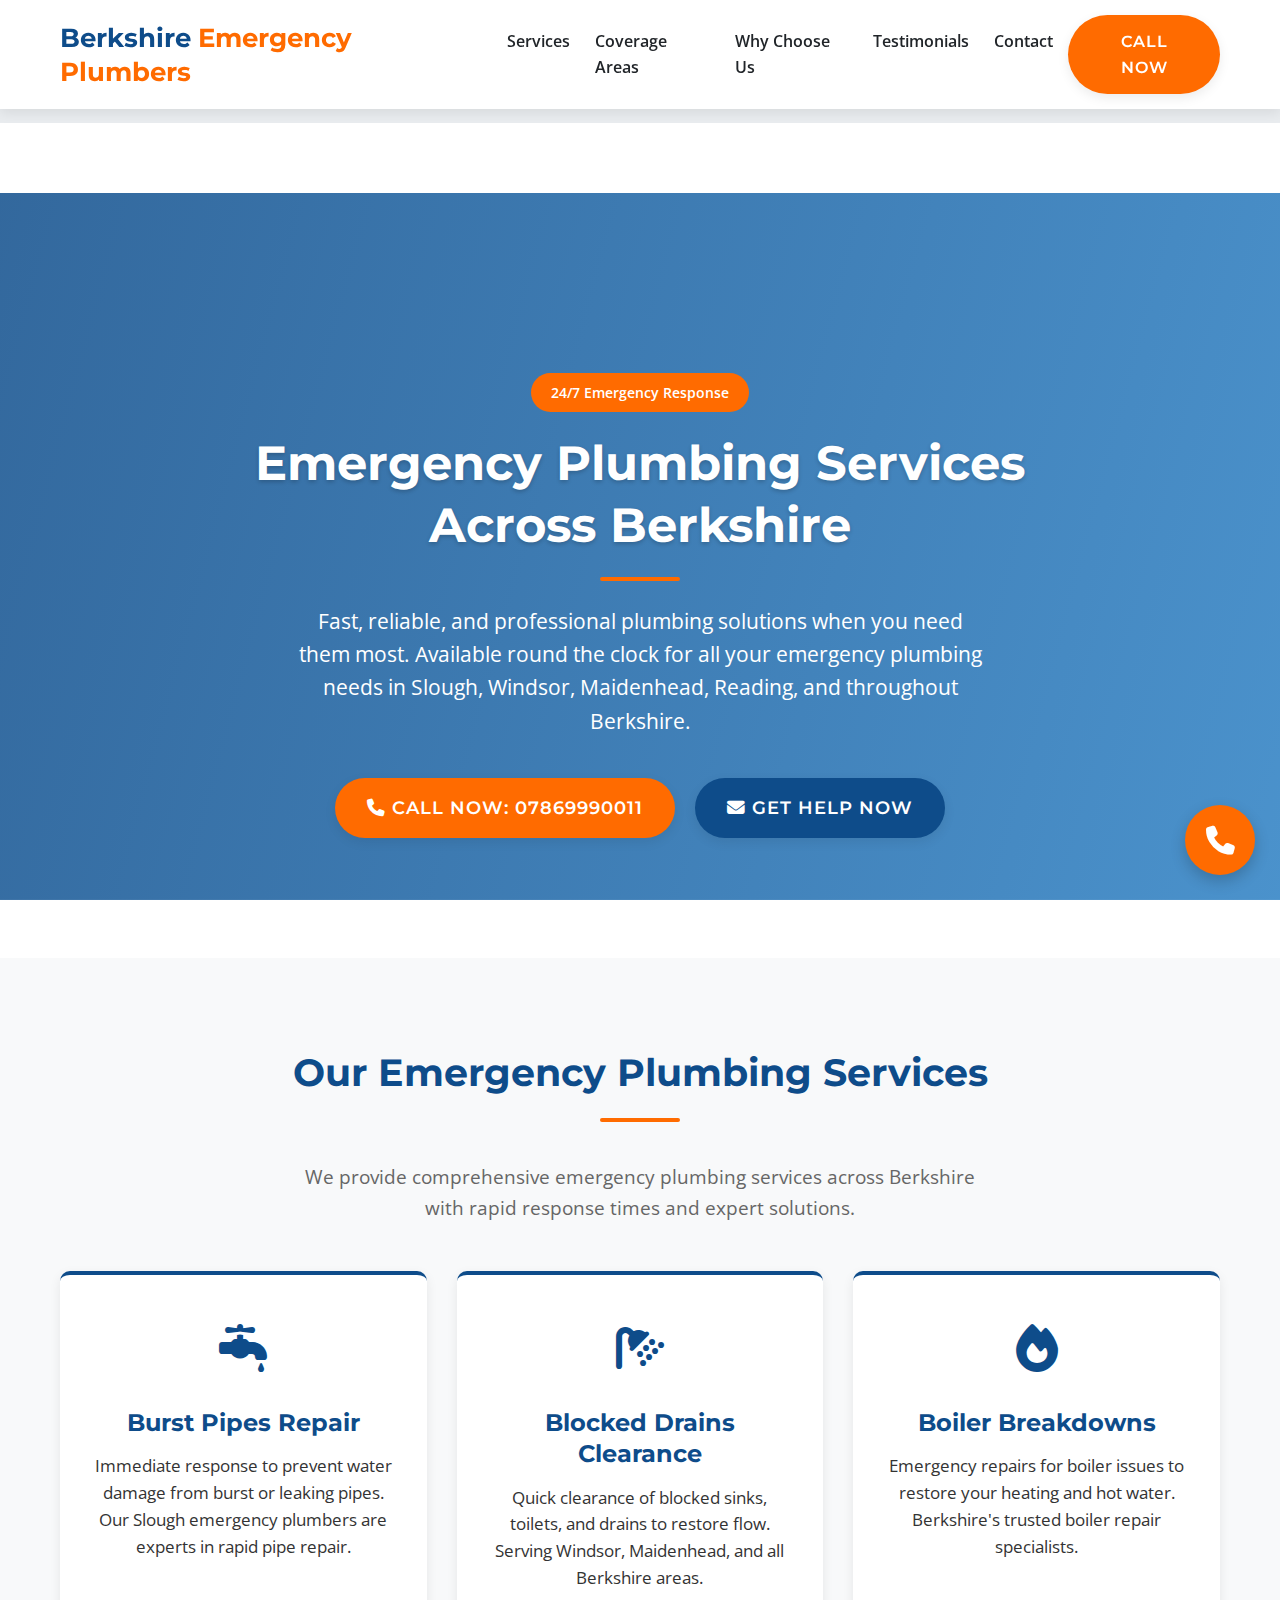
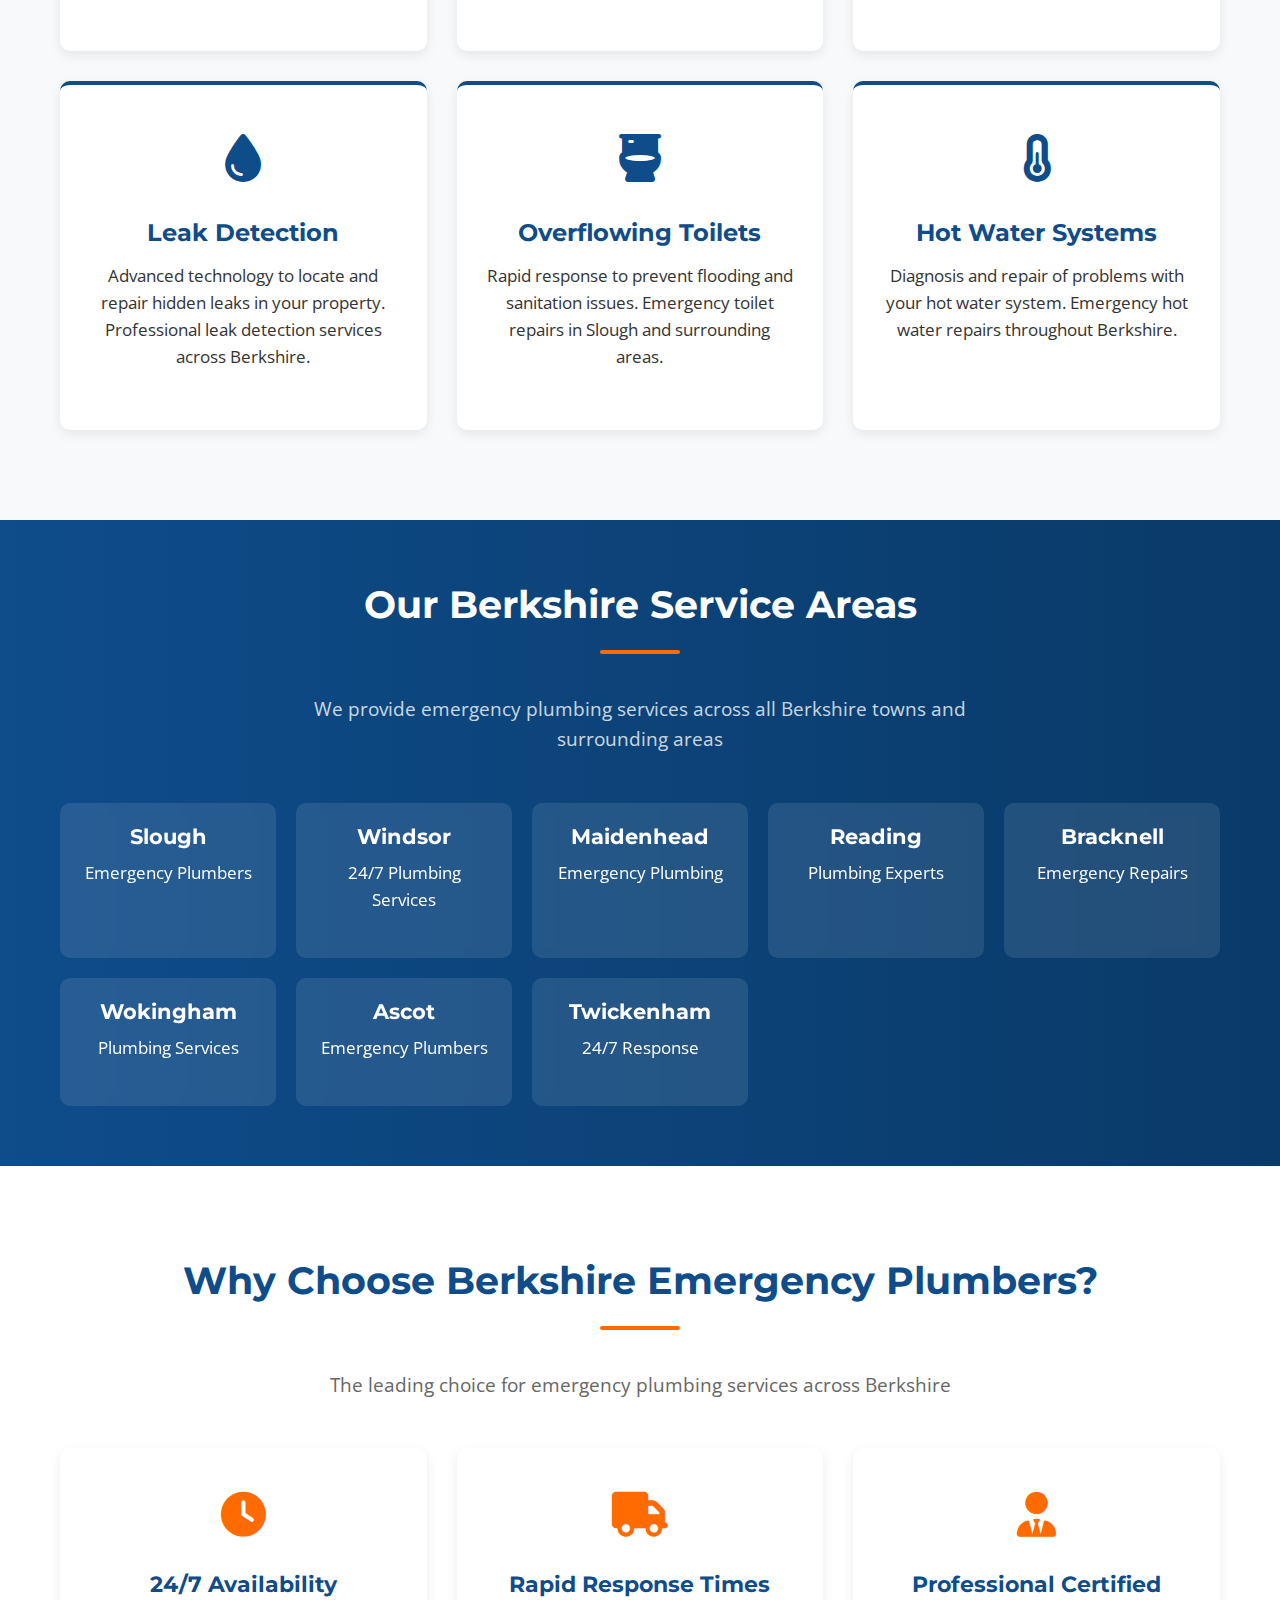
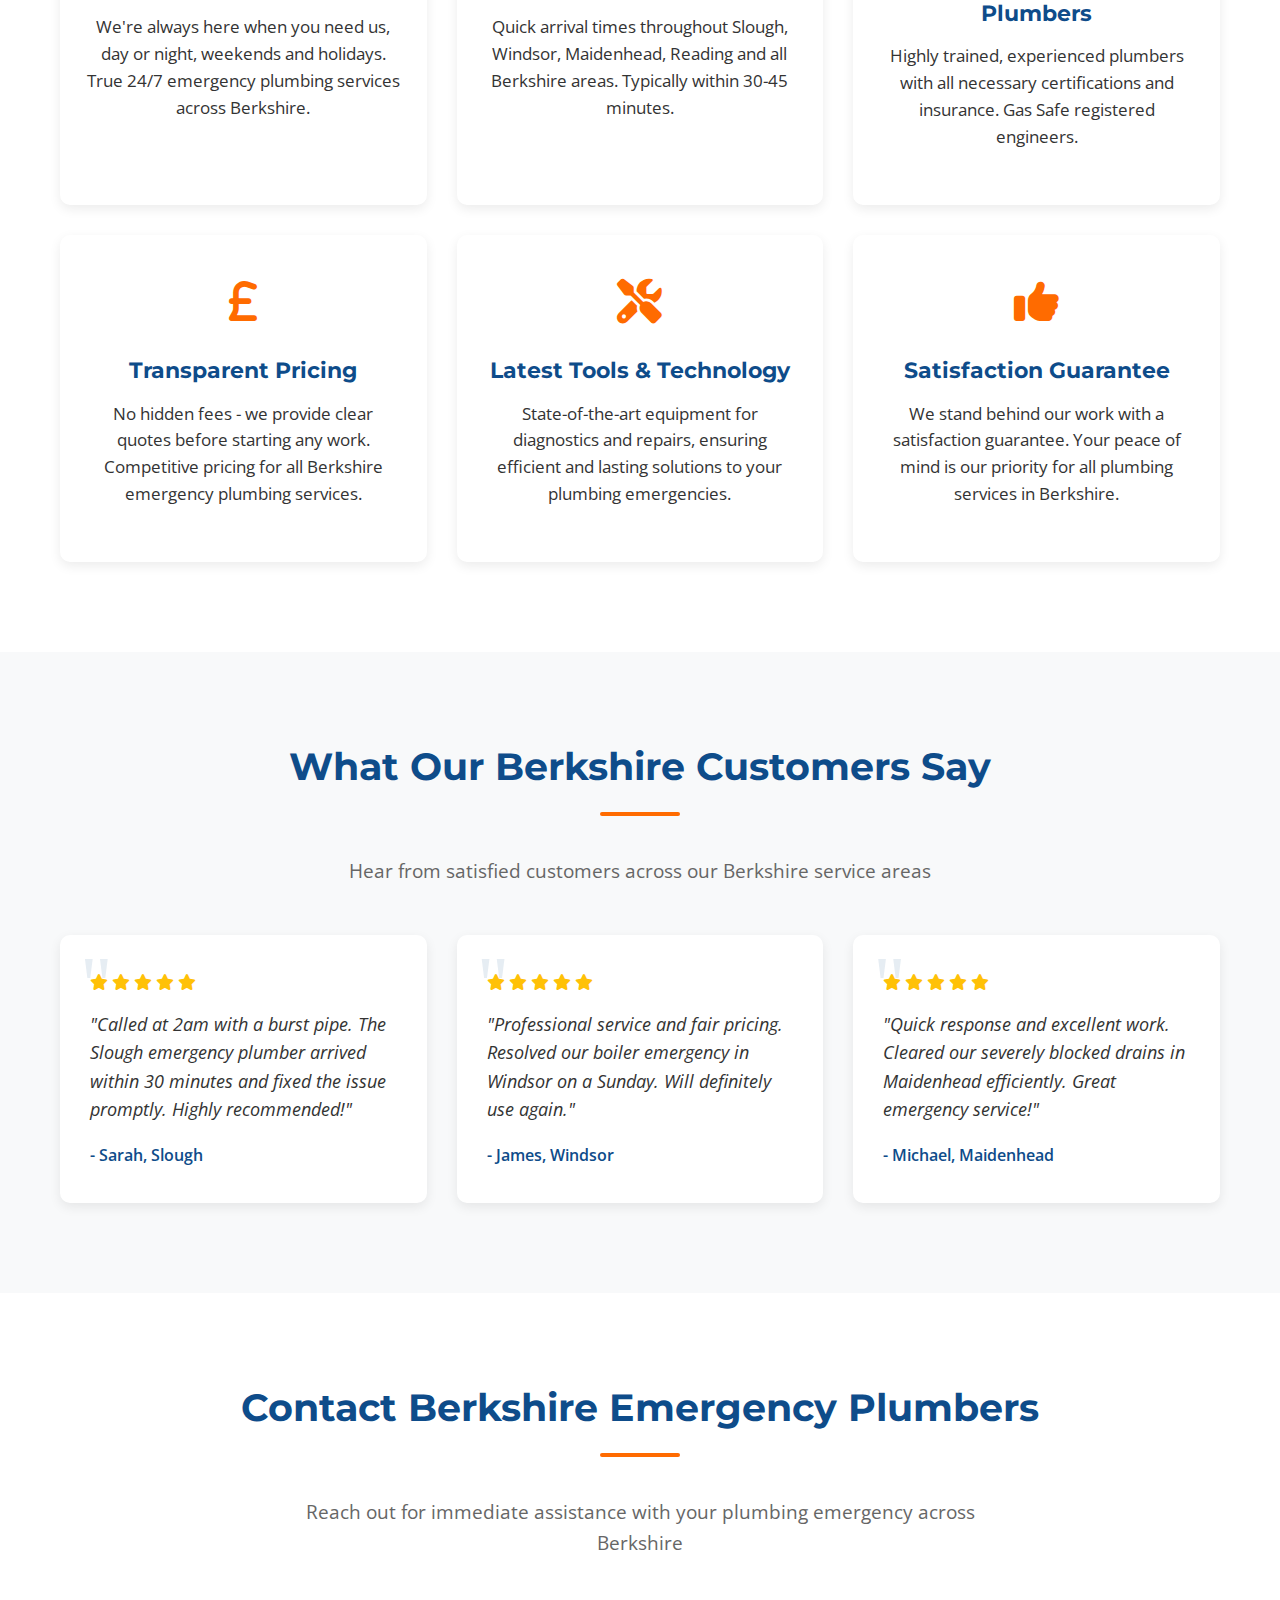
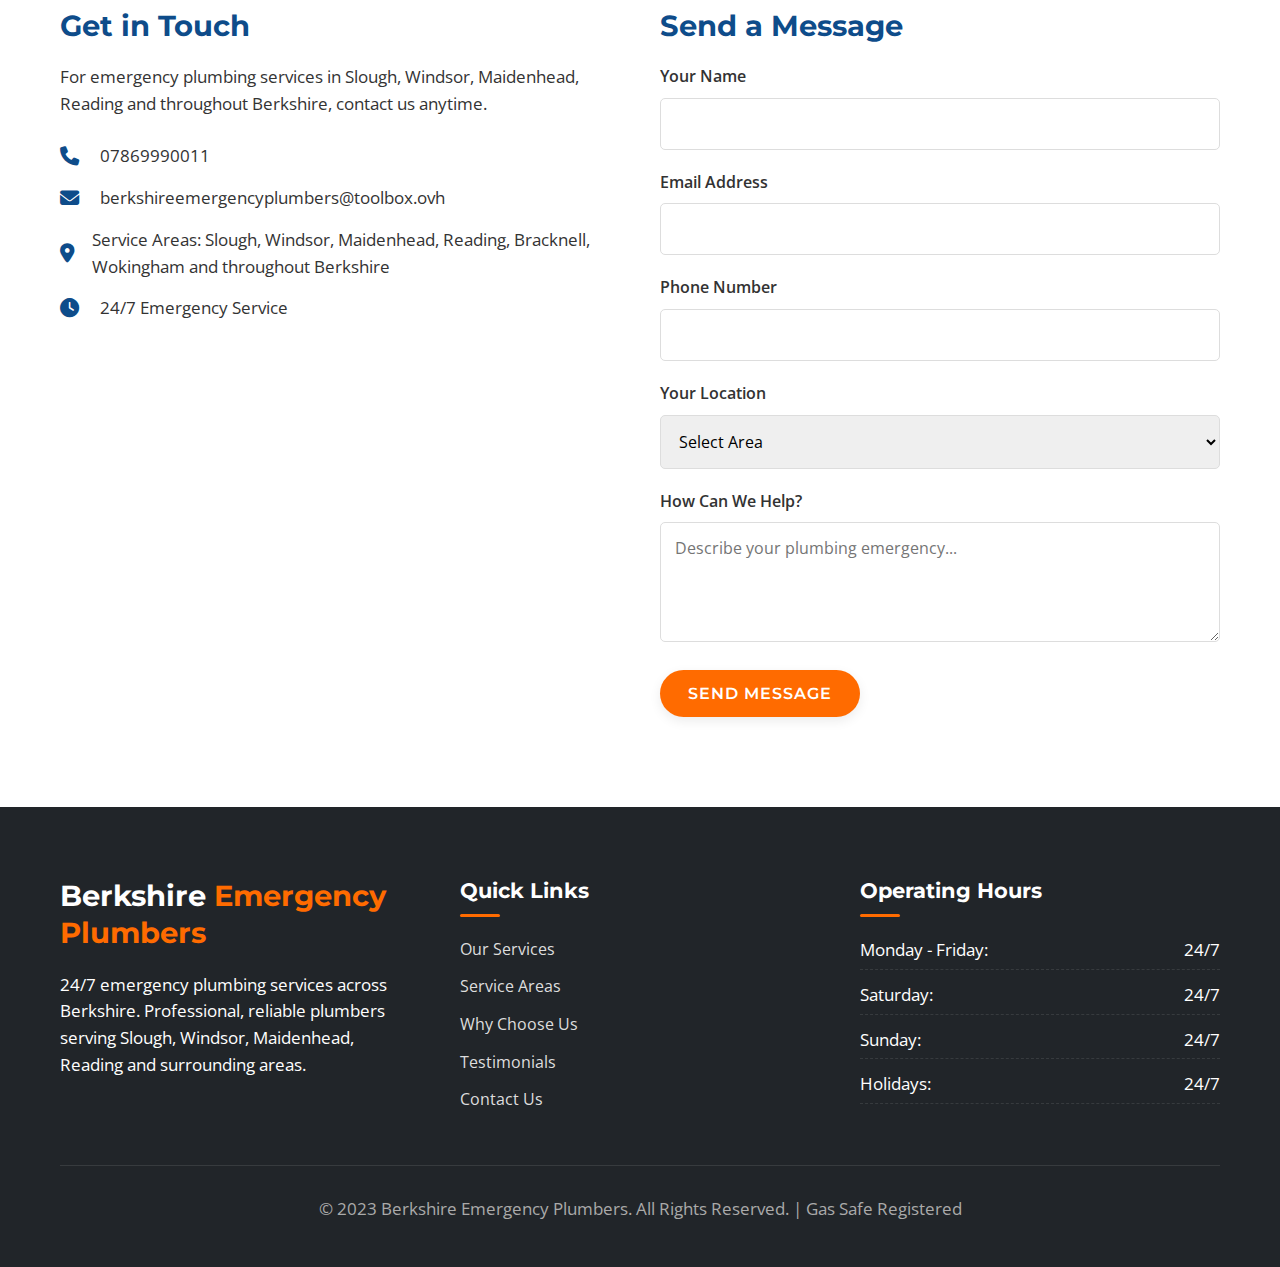
<file: index.html>
<!DOCTYPE html>
<html lang="en">
<head>
    <meta charset="UTF-8">
    <meta name="google-site-verification" content="KrBlmO7YJcQkADRI80RuRJ8UZ7lO55WZVKGJhrPsGG8" />
    <meta name="viewport" content="width=device-width, initial-scale=1.0">
    <meta name="description" content="24/7 Emergency Plumbing Services across Berkshire. Fast response Slough plumbers, professional Windsor plumbing services, Maidenhead emergency plumbers. Call now for immediate assistance with burst pipes, blocked drains, boiler repairs.">
    <meta name="keywords" content="emergency plumber Slough, Berkshire plumbers, 24/7 plumbing Windsor, blocked drains Maidenhead, burst pipes Reading, boiler repair Bracknell, plumbing emergency Berkshire, water leak repair, Slough emergency plumber, Berkshire plumbing services">
    <title>Emergency Plumbers Slough & Berkshire | 24/7 Plumbing Services</title>
    <link rel="stylesheet" href="https://cdnjs.cloudflare.com/ajax/libs/font-awesome/6.4.0/css/all.min.css">
    <link rel="preconnect" href="https://fonts.googleapis.com">
    <link rel="preconnect" href="https://fonts.gstatic.com" crossorigin>
    <link href="https://fonts.googleapis.com/css2?family=Montserrat:wght@400;600;700;800&family=Open+Sans:wght@400;600&display=swap" rel="stylesheet">
    <style>
        /* Base Styles */
        :root {
            --primary: #0e4c8a;
            --primary-dark: #0a3a68;
            --secondary: #2b7fc3;
            --accent: #ff6b00;
            --accent-dark: #e55f00;
            --light: #f8f9fa;
            --light-gray: #e9ecef;
            --dark: #212529;
            --text: #333333;
            --shadow: 0 4px 12px rgba(0, 0, 0, 0.08);
            --shadow-hover: 0 8px 24px rgba(0, 0, 0, 0.12);
            --transition: all 0.3s ease;
            --border-radius: 10px;
        }
        
        * {
            margin: 0;
            padding: 0;
            box-sizing: border-box;
        }
        
        body {
            font-family: 'Open Sans', sans-serif;
            line-height: 1.6;
            color: var(--text);
            background-color: #fff;
            overflow-x: hidden;
        }
        
        h1, h2, h3, h4, h5, h6 {
            font-family: 'Montserrat', sans-serif;
            font-weight: 700;
            line-height: 1.3;
            margin-bottom: 1rem;
            color: var(--primary);
        }
        
        .container {
            width: 100%;
            max-width: 1200px;
            margin: 0 auto;
            padding: 0 20px;
        }
        
        .section-padding {
            padding: 90px 0;
        }
        
        .text-center {
            text-align: center;
        }
        
        /* Typography */
        h1 {
            font-size: 2.8rem;
        }
        
        h2 {
            font-size: 2.4rem;
            text-align: center;
            margin-bottom: 2.5rem;
            position: relative;
        }
        
        h2:after {
            content: '';
            display: block;
            width: 80px;
            height: 4px;
            background: var(--accent);
            margin: 20px auto 0;
            border-radius: 2px;
        }
        
        .section-subtitle {
            text-align: center;
            font-size: 1.2rem;
            max-width: 700px;
            margin: 0 auto 3rem;
            color: #666;
        }
        
        p {
            margin-bottom: 1.5rem;
            font-size: 1.05rem;
        }
        
        a {
            color: var(--secondary);
            text-decoration: none;
            transition: var(--transition);
        }
        
        a:hover {
            color: var(--primary);
        }
        
        /* Buttons */
        .btn {
            display: inline-block;
            padding: 14px 28px;
            border-radius: 50px;
            text-transform: uppercase;
            font-weight: 600;
            font-size: 1rem;
            letter-spacing: 1px;
            cursor: pointer;
            transition: var(--transition);
            text-align: center;
            border: none;
            box-shadow: var(--shadow);
            font-family: 'Montserrat', sans-serif;
        }
        
        .btn-primary {
            background-color: var(--accent);
            color: white;
        }
        
        .btn-primary:hover {
            background-color: var(--accent-dark);
            transform: translateY(-3px);
            box-shadow: var(--shadow-hover);
            color: white;
        }
        
        .btn-secondary {
            background-color: var(--primary);
            color: white;
        }
        
        .btn-secondary:hover {
            background-color: var(--primary-dark);
            transform: translateY(-3px);
            box-shadow: var(--shadow-hover);
            color: white;
        }
        
        .btn-large {
            padding: 16px 32px;
            font-size: 1.1rem;
        }
        
        /* Header */
        header {
            background-color: white;
            box-shadow: var(--shadow);
            position: fixed;
            width: 100%;
            top: 0;
            z-index: 1000;
            transition: transform 0.4s ease, background-color 0.3s ease;
            transform: translateY(0);
        }
        
        header.hide-header {
            transform: translateY(-100%);
        }
        
        .header-container {
            display: flex;
            justify-content: space-between;
            align-items: center;
            padding: 15px 20px;
        }
        
        .logo {
            display: flex;
            align-items: center;
        }
        
        .logo h1 {
            font-size: 1.6rem;
            margin: 0;
            color: var(--primary);
        }
        
        .logo span {
            color: var(--accent);
        }
        
        .nav-menu {
            display: flex;
            list-style: none;
        }
        
        .nav-menu li {
            margin-left: 25px;
        }
        
        .nav-menu a {
            color: var(--dark);
            font-weight: 600;
            position: relative;
        }
        
        .nav-menu a:after {
            content: '';
            position: absolute;
            width: 0;
            height: 2px;
            bottom: -5px;
            left: 0;
            background-color: var(--accent);
            transition: var(--transition);
        }
        
        .nav-menu a:hover:after {
            width: 100%;
        }
        
        .header-contact {
            display: flex;
            align-items: center;
        }
        
        .header-contact a {
            margin-left: 15px;
        }
        
        .hamburger {
            display: none;
            cursor: pointer;
            font-size: 1.5rem;
            color: var(--primary);
        }
        
        /* Hero Section */
        .hero {
            background: linear-gradient(105deg, rgba(14, 76, 138, 0.85) 0%, rgba(43, 127, 195, 0.85) 100%), url('https://images.unsplash.com/photo-1607472586893-edb57bdc0e39?ixlib=rb-4.0.3&auto=format&fit=crop&w=1600&q=80');
            background-size: cover;
            background-position: center;
            background-attachment: fixed;
            color: white;
            padding: 180px 0 120px;
            text-align: center;
            margin-top: 70px;
            position: relative;
        }
        
        .hero-content {
            max-width: 900px;
            margin: 0 auto;
            position: relative;
            z-index: 2;
        }
        
        .hero h2 {
            font-size: 3rem;
            margin-bottom: 1.5rem;
            color: white;
            text-shadow: 0 2px 4px rgba(0,0,0,0.2);
        }
        
        .hero h2:after {
            background: var(--accent);
            margin: 20px auto;
        }
        
        .hero p {
            font-size: 1.3rem;
            margin-bottom: 2.5rem;
            max-width: 700px;
            margin-left: auto;
            margin-right: auto;
        }
        
        .hero-buttons {
            display: flex;
            justify-content: center;
            gap: 20px;
            flex-wrap: wrap;
        }
        
        .hero-badge {
            display: inline-block;
            background: var(--accent);
            color: white;
            padding: 8px 20px;
            border-radius: 30px;
            font-weight: 600;
            margin-bottom: 20px;
            font-size: 0.9rem;
            animation: pulse 2s infinite;
        }
        
        /* Services Section */
        .services {
            background-color: var(--light);
            position: relative;
        }
        
        .services-grid {
            display: grid;
            grid-template-columns: repeat(auto-fit, minmax(300px, 1fr));
            gap: 30px;
        }
        
        .service-card {
            background: white;
            padding: 35px 30px;
            border-radius: var(--border-radius);
            box-shadow: var(--shadow);
            transition: var(--transition);
            text-align: center;
            position: relative;
            overflow: hidden;
            border-top: 4px solid var(--primary);
        }
        
        .service-card:hover {
            transform: translateY(-10px);
            box-shadow: var(--shadow-hover);
            border-top-color: var(--accent);
        }
        
        .service-icon {
            font-size: 3rem;
            color: var(--primary);
            margin-bottom: 20px;
            transition: var(--transition);
        }
        
        .service-card:hover .service-icon {
            color: var(--accent);
            transform: scale(1.1);
        }
        
        .service-card h3 {
            font-size: 1.5rem;
            margin-bottom: 15px;
        }
        
        /* Service Areas */
        .service-areas {
            background: linear-gradient(to right, var(--primary) 0%, var(--primary-dark) 100%);
            color: white;
            padding: 60px 0;
        }
        
        .service-areas h2 {
            color: white;
        }
        
        .service-areas h2:after {
            background: var(--accent);
        }
        
        .areas-grid {
            display: grid;
            grid-template-columns: repeat(auto-fit, minmax(200px, 1fr));
            gap: 20px;
            margin-top: 30px;
        }
        
        .area-item {
            background: rgba(255, 255, 255, 0.1);
            padding: 20px;
            border-radius: var(--border-radius);
            text-align: center;
            transition: var(--transition);
            backdrop-filter: blur(5px);
        }
        
        .area-item:hover {
            background: rgba(255, 255, 255, 0.2);
            transform: translateY(-5px);
        }
        
        .area-item h3 {
            color: white;
            margin-bottom: 10px;
            font-size: 1.3rem;
        }
        
        /* Why Choose Us */
        .why-choose {
            position: relative;
        }
        
        .features {
            display: grid;
            grid-template-columns: repeat(auto-fit, minmax(280px, 1fr));
            gap: 30px;
        }
        
        .feature {
            text-align: center;
            padding: 30px 25px;
            background: white;
            border-radius: var(--border-radius);
            box-shadow: var(--shadow);
            transition: var(--transition);
        }
        
        .feature:hover {
            transform: translateY(-5px);
            box-shadow: var(--shadow-hover);
        }
        
        .feature-icon {
            font-size: 2.8rem;
            color: var(--accent);
            margin-bottom: 20px;
            transition: var(--transition);
        }
        
        .feature:hover .feature-icon {
            transform: scale(1.1);
        }
        
        .feature h3 {
            font-size: 1.4rem;
            margin-bottom: 15px;
        }
        
        /* Testimonials */
        .testimonials {
            background-color: var(--light);
            position: relative;
        }
        
        .testimonial-cards {
            display: grid;
            grid-template-columns: repeat(auto-fit, minmax(320px, 1fr));
            gap: 30px;
        }
        
        .testimonial {
            background: white;
            padding: 35px 30px;
            border-radius: var(--border-radius);
            box-shadow: var(--shadow);
            position: relative;
            transition: var(--transition);
        }
        
        .testimonial:hover {
            transform: translateY(-5px);
            box-shadow: var(--shadow-hover);
        }
        
        .testimonial:before {
            content: '"';
            font-size: 5rem;
            color: rgba(14, 76, 138, 0.1);
            position: absolute;
            top: 10px;
            left: 20px;
            line-height: 1;
            font-family: Georgia, serif;
        }
        
        .testimonial p {
            font-style: italic;
            margin-bottom: 20px;
            position: relative;
            z-index: 1;
            font-size: 1.1rem;
        }
        
        .testimonial span {
            font-weight: 600;
            color: var(--primary);
            display: block;
            margin-top: 15px;
        }
        
        .rating {
            color: #ffc107;
            margin-bottom: 15px;
        }
        
        /* Contact Section */
        .contact {
            position: relative;
        }
        
        .contact-content {
            display: grid;
            grid-template-columns: repeat(auto-fit, minmax(300px, 1fr));
            gap: 40px;
        }
        
        .contact-info h3,
        .contact-form h3 {
            margin-bottom: 20px;
            font-size: 1.8rem;
        }
        
        .contact-details {
            margin-top: 25px;
        }
        
        .contact-details p {
            margin-bottom: 15px;
            display: flex;
            align-items: center;
        }
        
        .contact-details i {
            margin-right: 15px;
            color: var(--primary);
            font-size: 1.2rem;
            width: 25px;
        }
        
        .contact-details a {
            color: var(--text);
            transition: var(--transition);
        }
        
        .contact-details a:hover {
            color: var(--primary);
        }
        
        .form-group {
            margin-bottom: 20px;
        }
        
        .form-group label {
            display: block;
            margin-bottom: 8px;
            font-weight: 600;
        }
        
        .form-group input,
        .form-group textarea,
        .form-group select {
            width: 100%;
            padding: 14px;
            border: 1px solid #ddd;
            border-radius: 5px;
            font-family: inherit;
            font-size: 1rem;
            transition: var(--transition);
        }
        
        .form-group input:focus,
        .form-group textarea:focus,
        .form-group select:focus {
            outline: none;
            border-color: var(--primary);
            box-shadow: 0 0 0 3px rgba(14, 76, 138, 0.2);
        }
        
        .form-group textarea {
            resize: vertical;
            min-height: 120px;
        }
        
        /* Footer */
        footer {
            background-color: var(--dark);
            color: white;
            padding: 70px 0 20px;
        }
        
        .footer-content {
            display: grid;
            grid-template-columns: repeat(auto-fit, minmax(250px, 1fr));
            gap: 40px;
            margin-bottom: 40px;
        }
        
        .footer-info h3 {
            color: white;
            margin-bottom: 20px;
            font-size: 1.8rem;
        }
        
        .footer-info h3 span {
            color: var(--accent);
        }
        
        .footer-links h4,
        .footer-hours h4 {
            color: white;
            margin-bottom: 20px;
            font-size: 1.3rem;
            position: relative;
        }
        
        .footer-links h4:after,
        .footer-hours h4:after {
            content: '';
            display: block;
            width: 40px;
            height: 3px;
            background: var(--accent);
            margin-top: 10px;
            border-radius: 2px;
        }
        
        .footer-links ul {
            list-style: none;
        }
        
        .footer-links li {
            margin-bottom: 12px;
        }
        
        .footer-links a {
            color: #ddd;
            transition: var(--transition);
        }
        
        .footer-links a:hover {
            color: white;
            padding-left: 5px;
        }
        
        .footer-hours p {
            display: flex;
            justify-content: space-between;
            margin-bottom: 12px;
            border-bottom: 1px dashed rgba(255, 255, 255, 0.1);
            padding-bottom: 5px;
        }
        
        .footer-bottom {
            text-align: center;
            padding-top: 30px;
            border-top: 1px solid rgba(255, 255, 255, 0.1);
            font-size: 0.9rem;
            color: #aaa;
        }
        
        /* Fixed Call Button */
        .fixed-call {
            position: fixed;
            bottom: 25px;
            right: 25px;
            z-index: 999;
        }
        
        .call-button {
            display: flex;
            align-items: center;
            justify-content: center;
            width: 70px;
            height: 70px;
            background-color: var(--accent);
            color: white;
            border-radius: 50%;
            text-decoration: none;
            box-shadow: 0 6px 15px rgba(0, 0, 0, 0.2);
            transition: var(--transition);
            animation: pulse 2s infinite;
        }
        
        .call-button:hover {
            background-color: var(--accent-dark);
            transform: scale(1.1);
        }
        
        .call-button i {
            font-size: 1.8rem;
        }
        
        @keyframes pulse {
            0% {
                box-shadow: 0 0 0 0 rgba(255, 107, 0, 0.7);
            }
            70% {
                box-shadow: 0 0 0 15px rgba(255, 107, 0, 0);
            }
            100% {
                box-shadow: 0 0 0 0 rgba(255, 107, 0, 0);
            }
        }
        
        /* Breadcrumb */
        .breadcrumb {
            background-color: var(--light-gray);
            padding: 15px 0;
            margin-top: 70px;
        }
        
        .breadcrumb-content {
            font-size: 0.9rem;
        }
        
        .breadcrumb a {
            color: var(--primary);
        }
        
        .breadcrumb span {
            color: #6c757d;
        }
        
        /* Responsive Design */
        @media (max-width: 992px) {
            h1 {
                font-size: 2.4rem;
            }
            
            h2 {
                font-size: 2rem;
            }
            
            .hero h2 {
                font-size: 2.4rem;
            }
            
            .hero p {
                font-size: 1.2rem;
            }
        }
        
        @media (max-width: 768px) {
            .header-container {
                flex-direction: column;
                text-align: center;
                padding: 15px;
            }
            
            .logo {
                margin-bottom: 15px;
            }
            
            .nav-menu {
                margin-top: 15px;
                flex-direction: column;
                width: 100%;
                display: none;
            }
            
            .nav-menu.active {
                display: flex;
            }
            
            .nav-menu li {
                margin: 10px 0;
            }
            
            .header-contact {
                margin-top: 15px;
                justify-content: center;
            }
            
            .hamburger {
                display: block;
                position: absolute;
                top: 25px;
                right: 20px;
            }
            
            .hero {
                padding: 150px 0 100px;
                background-attachment: scroll;
            }
            
            .hero h2 {
                font-size: 2.2rem;
            }
            
            .hero p {
                font-size: 1.1rem;
            }
            
            .hero-buttons {
                flex-direction: column;
            }
            
            .section-padding {
                padding: 70px 0;
            }
            
            .footer-content {
                grid-template-columns: 1fr;
                text-align: center;
            }
            
            .footer-links h4:after,
            .footer-hours h4:after {
                margin: 10px auto;
            }
            
            .call-button {
                width: 60px;
                height: 60px;
            }
            
            .call-button i {
                font-size: 1.5rem;
            }
        }
        
        @media (max-width: 480px) {
            h1 {
                font-size: 2rem;
            }
            
            h2 {
                font-size: 1.8rem;
            }
            
            .hero h2 {
                font-size: 1.8rem;
            }
            
            .btn {
                padding: 12px 24px;
                font-size: 0.9rem;
            }
            
            .service-card,
            .testimonial {
                padding: 25px 20px;
            }
            
            .contact-content {
                grid-template-columns: 1fr;
            }
        }
    </style>
    <!-- Google tag (gtag.js) -->
<script async src="https://www.googletagmanager.com/gtag/js?id=G-SS9V5C8XN4">
</script>
<script>
  window.dataLayer = window.dataLayer || [];
  function gtag(){dataLayer.push(arguments);}
  gtag('js', new Date());

  gtag('config', 'G-SS9V5C8XN4');
</script>
</head>
<body>
    <!-- Header -->
    <header id="main-header">
        <div class="container header-container">
            <div class="logo">
                <h1>Berkshire <span>Emergency Plumbers</span></h1>
            </div>
            
            <div class="hamburger" id="hamburger">
                <i class="fas fa-bars"></i>
            </div>
            
            <ul class="nav-menu" id="nav-menu">
                <li><a href="#services">Services</a></li>
                <li><a href="#areas">Coverage Areas</a></li>
                <li><a href="#about">Why Choose Us</a></li>
                <li><a href="#testimonials">Testimonials</a></li>
                <li><a href="#contact">Contact</a></li>
            </ul>
            
            <div class="header-contact">
                <a href="tel:07869990011" class="btn btn-primary">Call Now</a>
            </div>
        </div>
    </header>

    <!-- Breadcrumb -->
    <div class="breadcrumb">
        <div class="container breadcrumb-content">
            <a href="#">Home</a> > <span>Emergency Plumbers in Slough & Berkshire</span>
        </div>
    </div>

    <!-- Hero Section -->
    <section class="hero">
        <div class="container">
            <div class="hero-content">
                <div class="hero-badge">24/7 Emergency Response</div>
                <h2>Emergency Plumbing Services Across Berkshire</h2>
                <p>Fast, reliable, and professional plumbing solutions when you need them most. Available round the clock for all your emergency plumbing needs in Slough, Windsor, Maidenhead, Reading, and throughout Berkshire.</p>
                <div class="hero-buttons">
                    <a href="tel:07869990011" class="btn btn-primary btn-large"><i class="fas fa-phone"></i> Call Now: 07869990011</a>
                    <a href="#contact" class="btn btn-secondary btn-large"><i class="fas fa-envelope"></i> Get Help Now</a>
                </div>
            </div>
        </div>
    </section>

    <!-- Services Section -->
    <section id="services" class="services section-padding">
        <div class="container">
            <h2>Our Emergency Plumbing Services</h2>
            <p class="section-subtitle">We provide comprehensive emergency plumbing services across Berkshire with rapid response times and expert solutions.</p>
            <div class="services-grid">
                <div class="service-card">
                    <div class="service-icon">
                        <i class="fas fa-faucet-drip"></i>
                    </div>
                    <h3>Burst Pipes Repair</h3>
                    <p>Immediate response to prevent water damage from burst or leaking pipes. Our Slough emergency plumbers are experts in rapid pipe repair.</p>
                </div>
                <div class="service-card">
                    <div class="service-icon">
                        <i class="fas fa-shower"></i>
                    </div>
                    <h3>Blocked Drains Clearance</h3>
                    <p>Quick clearance of blocked sinks, toilets, and drains to restore flow. Serving Windsor, Maidenhead, and all Berkshire areas.</p>
                </div>
                <div class="service-card">
                    <div class="service-icon">
                        <i class="fas fa-fire"></i>
                    </div>
                    <h3>Boiler Breakdowns</h3>
                    <p>Emergency repairs for boiler issues to restore your heating and hot water. Berkshire's trusted boiler repair specialists.</p>
                </div>
                <div class="service-card">
                    <div class="service-icon">
                        <i class="fas fa-tint"></i>
                    </div>
                    <h3>Leak Detection</h3>
                    <p>Advanced technology to locate and repair hidden leaks in your property. Professional leak detection services across Berkshire.</p>
                </div>
                <div class="service-card">
                    <div class="service-icon">
                        <i class="fas fa-toilet"></i>
                    </div>
                    <h3>Overflowing Toilets</h3>
                    <p>Rapid response to prevent flooding and sanitation issues. Emergency toilet repairs in Slough and surrounding areas.</p>
                </div>
                <div class="service-card">
                    <div class="service-icon">
                        <i class="fas fa-thermometer-half"></i>
                    </div>
                    <h3>Hot Water Systems</h3>
                    <p>Diagnosis and repair of problems with your hot water system. Emergency hot water repairs throughout Berkshire.</p>
                </div>
            </div>
        </div>
    </section>

    <!-- Service Areas Section -->
    <section id="areas" class="service-areas">
        <div class="container">
            <h2>Our Berkshire Service Areas</h2>
            <p class="section-subtitle" style="color: rgba(255,255,255,0.8);">We provide emergency plumbing services across all Berkshire towns and surrounding areas</p>
            <div class="areas-grid">
                <div class="area-item">
                    <h3>Slough</h3>
                    <p>Emergency Plumbers</p>
                </div>
                <div class="area-item">
                    <h3>Windsor</h3>
                    <p>24/7 Plumbing Services</p>
                </div>
                <div class="area-item">
                    <h3>Maidenhead</h3>
                    <p>Emergency Plumbing</p>
                </div>
                <div class="area-item">
                    <h3>Reading</h3>
                    <p>Plumbing Experts</p>
                </div>
                <div class="area-item">
                    <h3>Bracknell</h3>
                    <p>Emergency Repairs</p>
                </div>
                <div class="area-item">
                    <h3>Wokingham</h3>
                    <p>Plumbing Services</p>
                </div>
                <div class="area-item">
                    <h3>Ascot</h3>
                    <p>Emergency Plumbers</p>
                </div>
                <div class="area-item">
                    <h3>Twickenham</h3>
                    <p>24/7 Response</p>
                </div>
            </div>
        </div>
    </section>

    <!-- Why Choose Us Section -->
    <section id="about" class="why-choose section-padding">
        <div class="container">
            <h2>Why Choose Berkshire Emergency Plumbers?</h2>
            <p class="section-subtitle">The leading choice for emergency plumbing services across Berkshire</p>
            <div class="features">
                <div class="feature">
                    <div class="feature-icon">
                        <i class="fas fa-clock"></i>
                    </div>
                    <h3>24/7 Availability</h3>
                    <p>We're always here when you need us, day or night, weekends and holidays. True 24/7 emergency plumbing services across Berkshire.</p>
                </div>
                <div class="feature">
                    <div class="feature-icon">
                        <i class="fas fa-truck"></i>
                    </div>
                    <h3>Rapid Response Times</h3>
                    <p>Quick arrival times throughout Slough, Windsor, Maidenhead, Reading and all Berkshire areas. Typically within 30-45 minutes.</p>
                </div>
                <div class="feature">
                    <div class="feature-icon">
                        <i class="fas fa-user-tie"></i>
                    </div>
                    <h3>Professional Certified Plumbers</h3>
                    <p>Highly trained, experienced plumbers with all necessary certifications and insurance. Gas Safe registered engineers.</p>
                </div>
                <div class="feature">
                    <div class="feature-icon">
                        <i class="fas fa-pound-sign"></i>
                    </div>
                    <h3>Transparent Pricing</h3>
                    <p>No hidden fees - we provide clear quotes before starting any work. Competitive pricing for all Berkshire emergency plumbing services.</p>
                </div>
                <div class="feature">
                    <div class="feature-icon">
                        <i class="fas fa-tools"></i>
                    </div>
                    <h3>Latest Tools & Technology</h3>
                    <p>State-of-the-art equipment for diagnostics and repairs, ensuring efficient and lasting solutions to your plumbing emergencies.</p>
                </div>
                <div class="feature">
                    <div class="feature-icon">
                        <i class="fas fa-thumbs-up"></i>
                    </div>
                    <h3>Satisfaction Guarantee</h3>
                    <p>We stand behind our work with a satisfaction guarantee. Your peace of mind is our priority for all plumbing services in Berkshire.</p>
                </div>
            </div>
        </div>
    </section>

    <!-- Testimonials Section -->
    <section id="testimonials" class="testimonials section-padding">
        <div class="container">
            <h2>What Our Berkshire Customers Say</h2>
            <p class="section-subtitle">Hear from satisfied customers across our Berkshire service areas</p>
            <div class="testimonial-cards">
                <div class="testimonial">
                    <div class="rating">
                        <i class="fas fa-star"></i>
                        <i class="fas fa-star"></i>
                        <i class="fas fa-star"></i>
                        <i class="fas fa-star"></i>
                        <i class="fas fa-star"></i>
                    </div>
                    <p>"Called at 2am with a burst pipe. The Slough emergency plumber arrived within 30 minutes and fixed the issue promptly. Highly recommended!"</p>
                    <span>- Sarah, Slough</span>
                </div>
                <div class="testimonial">
                    <div class="rating">
                        <i class="fas fa-star"></i>
                        <i class="fas fa-star"></i>
                        <i class="fas fa-star"></i>
                        <i class="fas fa-star"></i>
                        <i class="fas fa-star"></i>
                    </div>
                    <p>"Professional service and fair pricing. Resolved our boiler emergency in Windsor on a Sunday. Will definitely use again."</p>
                    <span>- James, Windsor</span>
                </div>
                <div class="testimonial">
                    <div class="rating">
                        <i class="fas fa-star"></i>
                        <i class="fas fa-star"></i>
                        <i class="fas fa-star"></i>
                        <i class="fas fa-star"></i>
                        <i class="fas fa-star"></i>
                    </div>
                    <p>"Quick response and excellent work. Cleared our severely blocked drains in Maidenhead efficiently. Great emergency service!"</p>
                    <span>- Michael, Maidenhead</span>
                </div>
            </div>
        </div>
    </section>

    <!-- Contact Section -->
    <section id="contact" class="contact section-padding">
        <div class="container">
            <h2>Contact Berkshire Emergency Plumbers</h2>
            <p class="section-subtitle">Reach out for immediate assistance with your plumbing emergency across Berkshire</p>
            <div class="contact-content">
                <div class="contact-info">
                    <h3>Get in Touch</h3>
                    <p>For emergency plumbing services in Slough, Windsor, Maidenhead, Reading and throughout Berkshire, contact us anytime.</p>
                    <div class="contact-details">
                        <p><i class="fas fa-phone"></i> <a href="tel:07869990011">07869990011</a></p>
                        <p><i class="fas fa-envelope"></i> <a href="mailto:berkshireemergencyplumbers@toolbox.ovh">berkshireemergencyplumbers@toolbox.ovh</a></p>
                        <p><i class="fas fa-map-marker-alt"></i> <span>Service Areas: Slough, Windsor, Maidenhead, Reading, Bracknell, Wokingham and throughout Berkshire</span></p>
                        <p><i class="fas fa-clock"></i> <span>24/7 Emergency Service</span></p>
                    </div>
                </div>
                <div class="contact-form">
                    <h3>Send a Message</h3>
                    <form id="emailForm">
                        <div class="form-group">
                            <label for="name">Your Name</label>
                            <input type="text" id="name" required>
                        </div>
                        <div class="form-group">
                            <label for="email">Email Address</label>
                            <input type="email" id="email" required>
                        </div>
                        <div class="form-group">
                            <label for="phone">Phone Number</label>
                            <input type="tel" id="phone" required>
                        </div>
                        <div class="form-group">
                            <label for="location">Your Location</label>
                            <select id="location">
                                <option value="">Select Area</option>
                                <option value="Slough">Slough</option>
                                <option value="Windsor">Windsor</option>
                                <option value="Maidenhead">Maidenhead</option>
                                <option value="Reading">Reading</option>
                                <option value="Bracknell">Bracknell</option>
                                <option value="Other">Other Berkshire Area</option>
                            </select>
                        </div>
                        <div class="form-group">
                            <label for="message">How Can We Help?</label>
                            <textarea id="message" rows="4" required placeholder="Describe your plumbing emergency..."></textarea>
                        </div>
                        <button type="submit" class="btn btn-primary">Send Message</button>
                    </form>
                </div>
            </div>
        </div>
    </section>

    <!-- Footer -->
    <footer>
        <div class="container">
            <div class="footer-content">
                <div class="footer-info">
                    <h3>Berkshire <span>Emergency Plumbers</span></h3>
                    <p>24/7 emergency plumbing services across Berkshire. Professional, reliable plumbers serving Slough, Windsor, Maidenhead, Reading and surrounding areas.</p>
                </div>
                <div class="footer-links">
                    <h4>Quick Links</h4>
                    <ul>
                        <li><a href="#services">Our Services</a></li>
                        <li><a href="#areas">Service Areas</a></li>
                        <li><a href="#about">Why Choose Us</a></li>
                        <li><a href="#testimonials">Testimonials</a></li>
                        <li><a href="#contact">Contact Us</a></li>
                    </ul>
                </div>
                <div class="footer-hours">
                    <h4>Operating Hours</h4>
                    <p><span>Monday - Friday:</span> <span>24/7</span></p>
                    <p><span>Saturday:</span> <span>24/7</span></p>
                    <p><span>Sunday:</span> <span>24/7</span></p>
                    <p><span>Holidays:</span> <span>24/7</span></p>
                </div>
            </div>
            <div class="footer-bottom">
                <p>&copy; 2023 Berkshire Emergency Plumbers. All Rights Reserved. | Gas Safe Registered</p>
            </div>
        </div>
    </footer>

    <!-- Fixed Call Button -->
    <div class="fixed-call">
        <a href="tel:07869990011" class="call-button">
            <i class="fas fa-phone"></i>
        </a>
    </div>

    <script>
        // Mobile Menu Toggle
        document.getElementById('hamburger').addEventListener('click', function() {
            document.getElementById('nav-menu').classList.toggle('active');
        });
        
        // Form Submission
        document.getElementById('emailForm').addEventListener('submit', function(e) {
            e.preventDefault();
            alert('Thank you for your message. We will contact you shortly to assist with your plumbing emergency.');
            this.reset();
        });
        
        // Sticky Header with Hide on Scroll
        let lastScrollY = window.scrollY;
        const header = document.getElementById('main-header');
        
        window.addEventListener('scroll', function() {
            // Show/hide header based on scroll direction
            if (window.scrollY > lastScrollY && window.scrollY > 150) {
                // Scrolling down - hide header
                header.classList.add('hide-header');
            } else {
                // Scrolling up - show header
                header.classList.remove('hide-header');
            }
            
            // Add shadow when scrolled
            if (window.scrollY > 50) {
                header.style.boxShadow = '0 4px 12px rgba(0, 0, 0, 0.1)';
                header.style.background = '#fff';
            } else {
                header.style.boxShadow = 'var(--shadow)';
                header.style.background = '#fff';
            }
            
            lastScrollY = window.scrollY;
        });
        
        // Smooth scrolling for navigation links
        document.querySelectorAll('a[href^="#"]').forEach(anchor => {
            anchor.addEventListener('click', function(e) {
                e.preventDefault();
                
                const targetId = this.getAttribute('href');
                if (targetId === '#') return;
                
                const targetElement = document.querySelector(targetId);
                if (targetElement) {
                    // Calculate position considering fixed header
                    const headerOffset = 80;
                    const elementPosition = targetElement.getBoundingClientRect().top;
                    const offsetPosition = elementPosition + window.pageYOffset - headerOffset;
                    
                    window.scrollTo({
                        top: offsetPosition,
                        behavior: 'smooth'
                    });
                    
                    // Close mobile menu if open
                    document.getElementById('nav-menu').classList.remove('active');
                }
            });
        });
    </script>
</body>
</html>
</file>
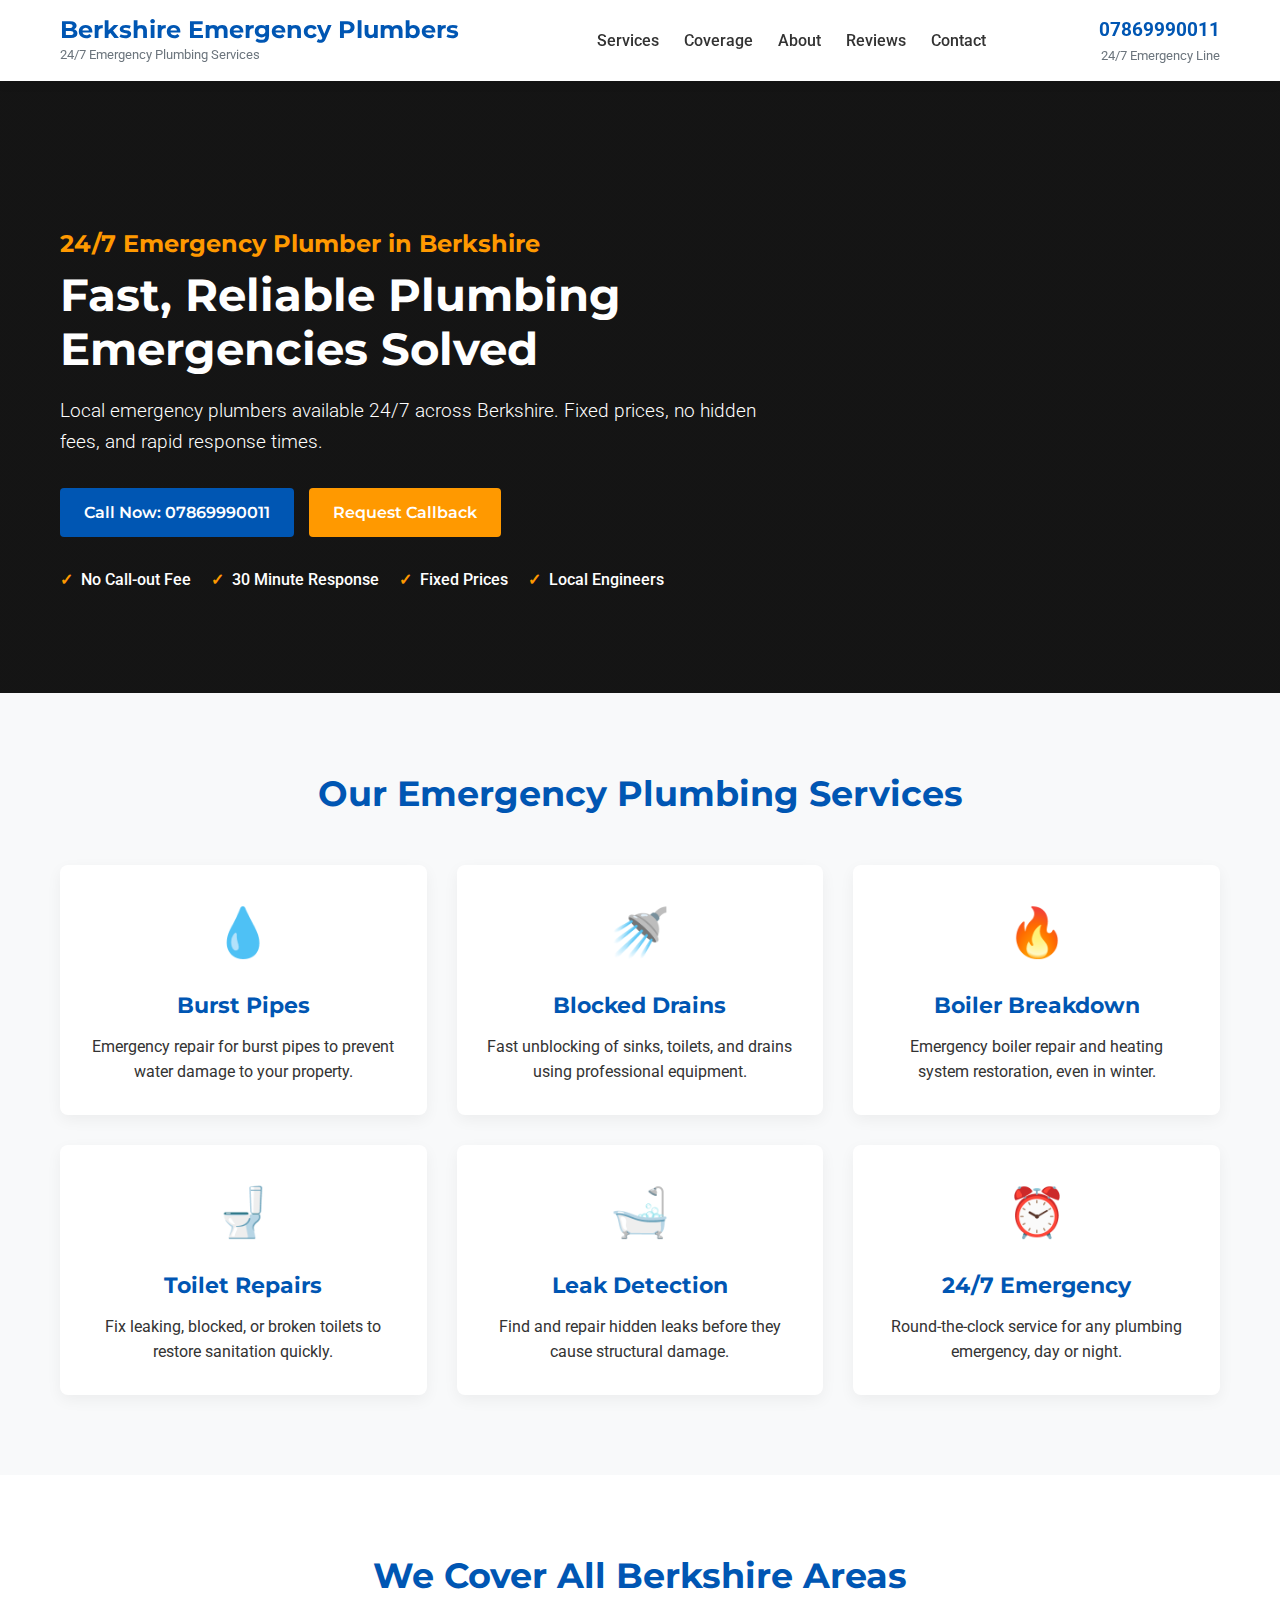
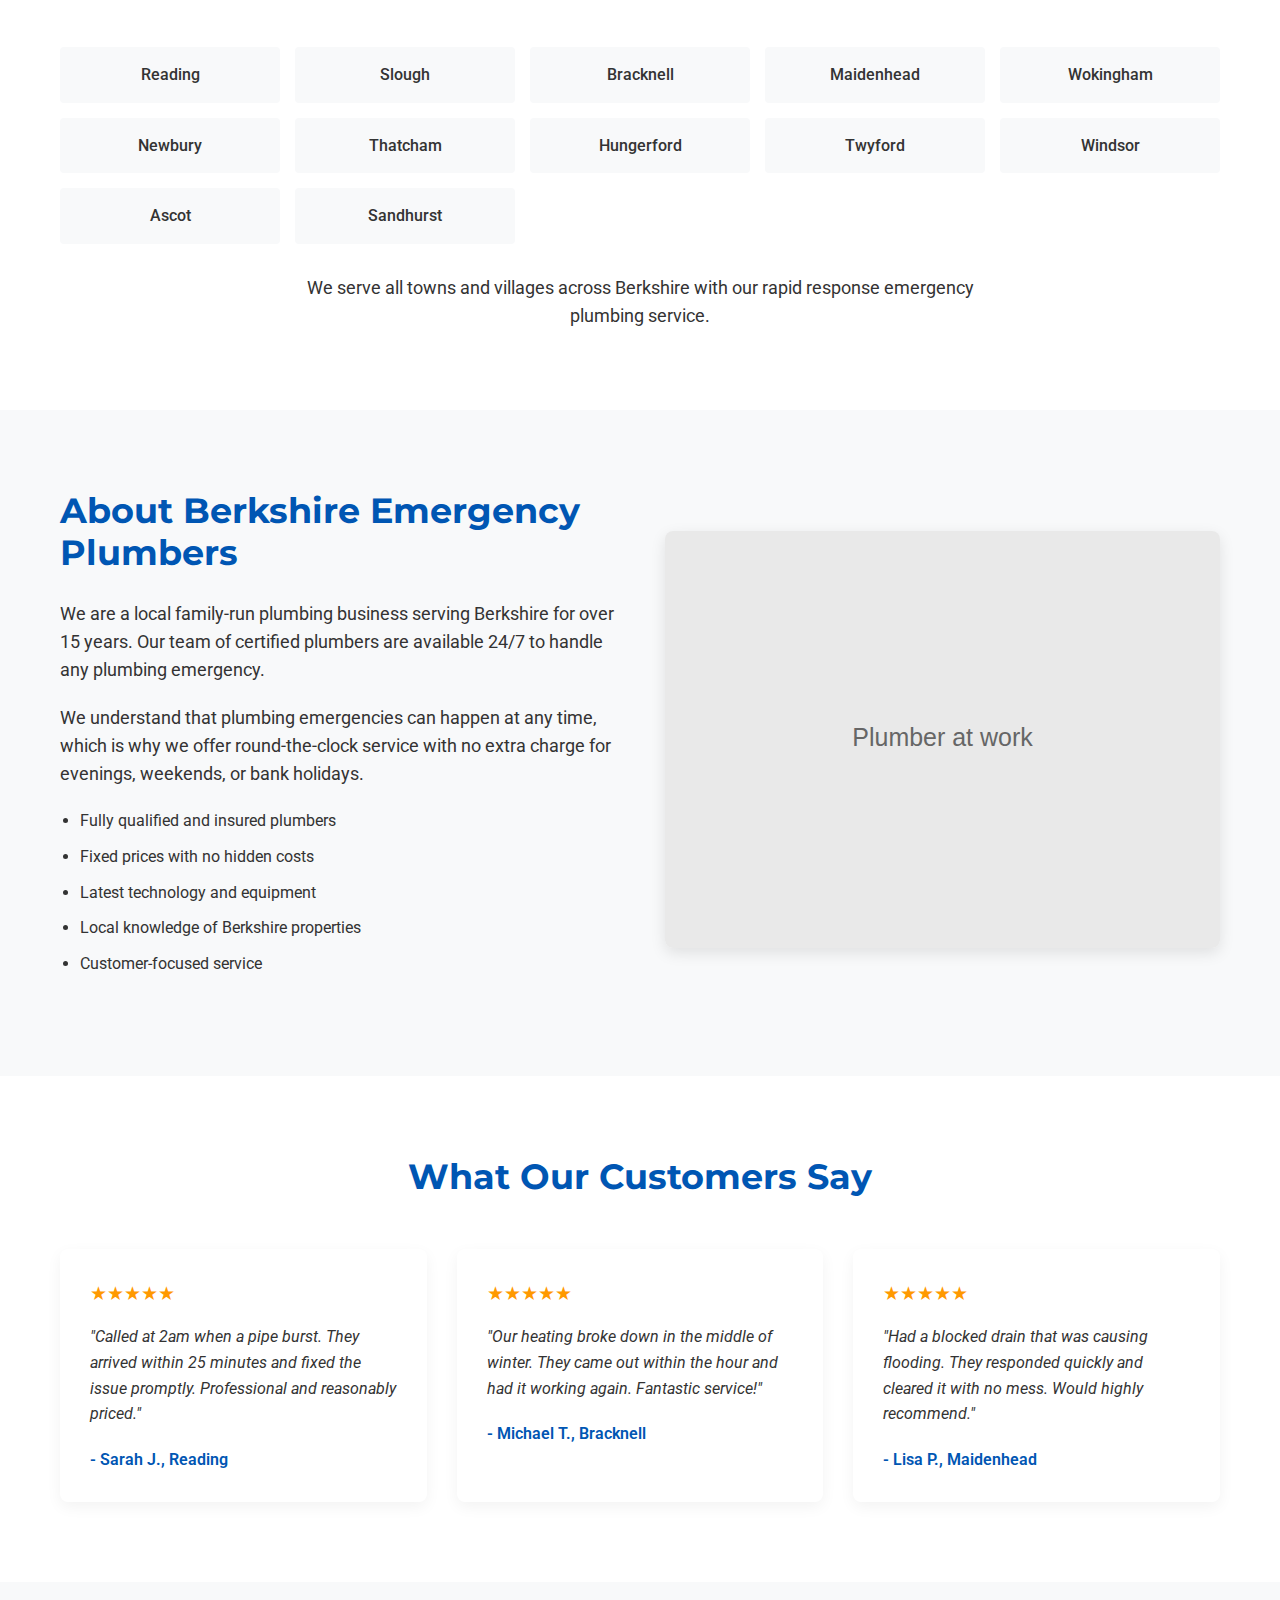
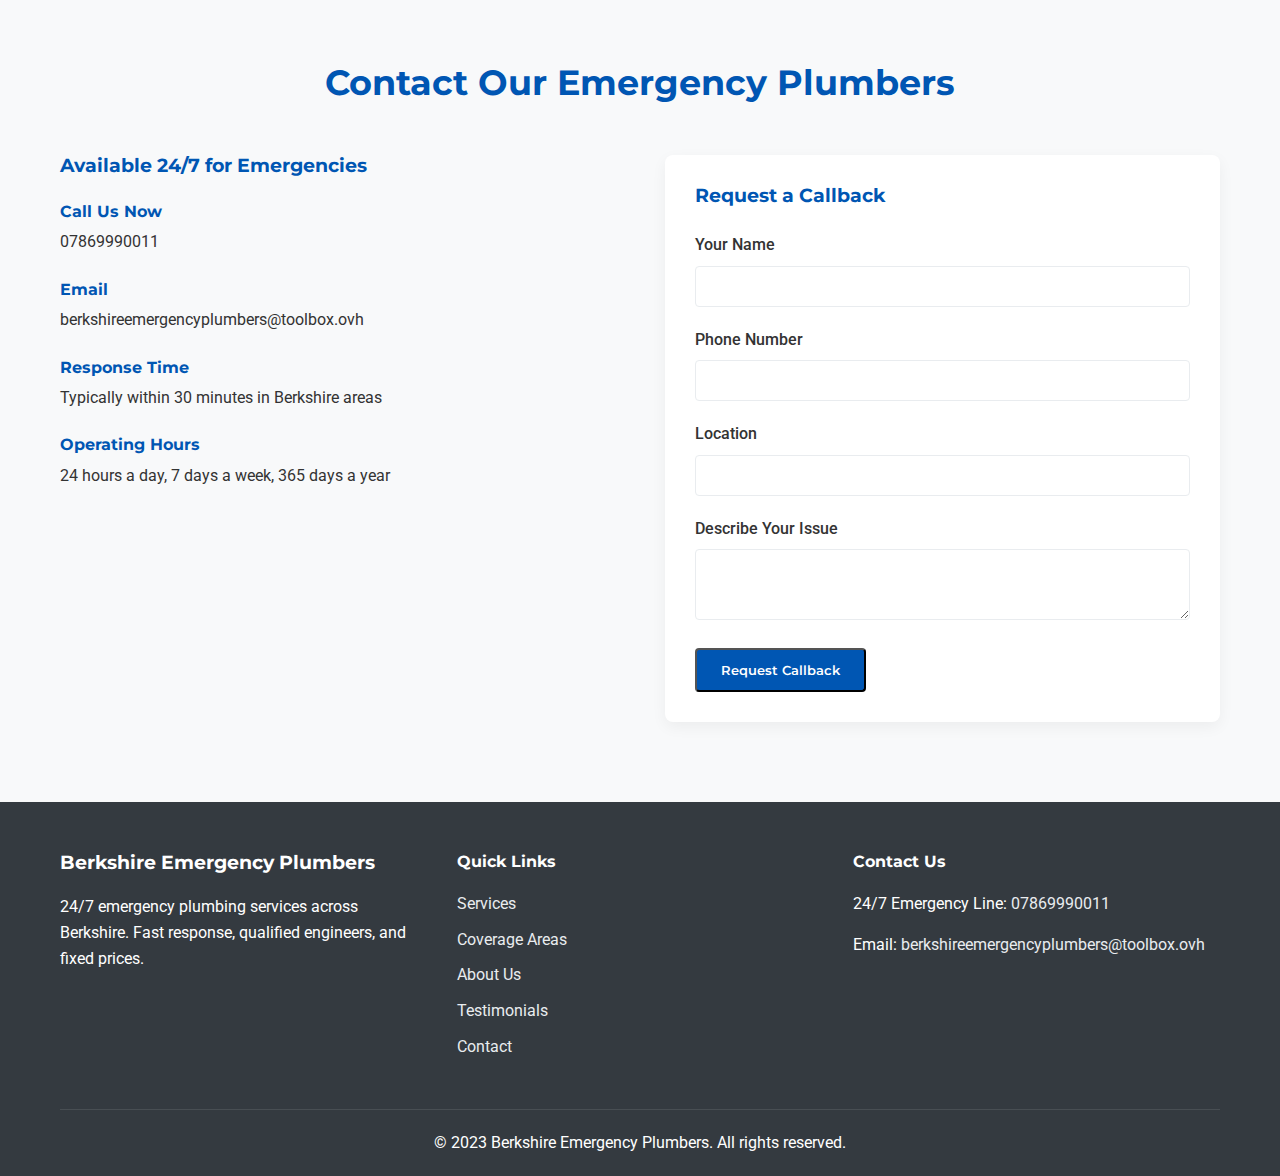
<file: index.html.html>
<!DOCTYPE html>
<html lang="en-GB">
<head>
    <meta charset="UTF-8">
    <meta name="viewport" content="width=device-width, initial-scale=1.0">
    <meta name="description" content="24/7 Emergency Plumber in Berkshire. Fast response, no call-out fee. Fixed prices, local plumbers available anytime for plumbing emergencies.">
    <meta name="keywords" content="emergency plumber, Berkshire, 24/7 plumber, plumbing emergency, burst pipe, blocked drain, leaking tap, boiler repair">
    <meta name="author" content="Berkshire Emergency Plumbers">
    <meta name="geo.region" content="GB-BER" />
    <meta name="geo.placename" content="Berkshire" />
    <meta name="geo.position" content="51.4226;-0.6429" />
    <meta name="ICBM" content="51.4226, -0.6429" />
    <title>24/7 Emergency Plumber Berkshire | Fast Response | Fixed Prices</title>
    <link rel="stylesheet" href="style.css">
    <link rel="preconnect" href="https://fonts.googleapis.com">
    <link rel="preconnect" href="https://fonts.gstatic.com" crossorigin>
    <link href="https://fonts.googleapis.com/css2?family=Montserrat:wght@400;600;700&family=Roboto:wght@300;400;500&display=swap" rel="stylesheet">
    <link rel="apple-touch-icon" sizes="180x180" href="/apple-touch-icon.png">
    <link rel="icon" type="image/png" sizes="32x32" href="/favicon-32x32.png">
    <link rel="icon" type="image/png" sizes="16x16" href="/favicon-16x16.png">
    <link rel="manifest" href="/site.webmanifest">
    <script src="script.js" defer></script>
</head>
<body>
    <!-- Header with navigation -->
    <header>
        <div class="container">
            <div class="logo">
                <h1>Berkshire Emergency Plumbers</h1>
                <p>24/7 Emergency Plumbing Services</p>
            </div>
            <nav>
                <ul>
                    <li><a href="#services">Services</a></li>
                    <li><a href="#areas">Coverage</a></li>
                    <li><a href="#about">About</a></li>
                    <li><a href="#testimonials">Reviews</a></li>
                    <li><a href="#contact">Contact</a></li>
                </ul>
            </nav>
            <div class="header-contact">
                <a href="tel:07869990011" class="phone-link">07869990011</a>
                <p>24/7 Emergency Line</p>
            </div>
            <button class="mobile-menu-toggle">☰</button>
        </div>
    </header>

    <!-- Hero Section -->
    <section class="hero">
        <div class="container">
            <div class="hero-content">
                <h2>24/7 Emergency Plumber in Berkshire</h2>
                <h1>Fast, Reliable Plumbing Emergencies Solved</h1>
                <p>Local emergency plumbers available 24/7 across Berkshire. Fixed prices, no hidden fees, and rapid response times.</p>
                <div class="hero-buttons">
                    <a href="tel:01189012345" class="btn btn-primary">Call Now: 07869990011</a>
                    <a href="#contact" class="btn btn-secondary">Request Callback</a>
                </div>
                <div class="hero-features">
                    <div class="feature">
                        <span>✓</span> No Call-out Fee
                    </div>
                    <div class="feature">
                        <span>✓</span> 30 Minute Response
                    </div>
                    <div class="feature">
                        <span>✓</span> Fixed Prices
                    </div>
                    <div class="feature">
                        <span>✓</span> Local Engineers
                    </div>
                </div>
            </div>
        </div>
    </section>

    <!-- Services Section -->
    <section id="services" class="services">
        <div class="container">
            <h2>Our Emergency Plumbing Services</h2>
            <div class="services-grid">
                <div class="service-card">
                    <div class="service-icon">💧</div>
                    <h3>Burst Pipes</h3>
                    <p>Emergency repair for burst pipes to prevent water damage to your property.</p>
                </div>
                <div class="service-card">
                    <div class="service-icon">🚿</div>
                    <h3>Blocked Drains</h3>
                    <p>Fast unblocking of sinks, toilets, and drains using professional equipment.</p>
                </div>
                <div class="service-card">
                    <div class="service-icon">🔥</div>
                    <h3>Boiler Breakdown</h3>
                    <p>Emergency boiler repair and heating system restoration, even in winter.</p>
                </div>
                <div class="service-card">
                    <div class="service-icon">🚽</div>
                    <h3>Toilet Repairs</h3>
                    <p>Fix leaking, blocked, or broken toilets to restore sanitation quickly.</p>
                </div>
                <div class="service-card">
                    <div class="service-icon">🛁</div>
                    <h3>Leak Detection</h3>
                    <p>Find and repair hidden leaks before they cause structural damage.</p>
                </div>
                <div class="service-card">
                    <div class="service-icon">⏰</div>
                    <h3>24/7 Emergency</h3>
                    <p>Round-the-clock service for any plumbing emergency, day or night.</p>
                </div>
            </div>
        </div>
    </section>

    <!-- Coverage Areas -->
    <section id="areas" class="coverage">
        <div class="container">
            <h2>We Cover All Berkshire Areas</h2>
            <div class="areas-grid">
                <div class="area">Reading</div>
                <div class="area">Slough</div>
                <div class="area">Bracknell</div>
                <div class="area">Maidenhead</div>
                <div class="area">Wokingham</div>
                <div class="area">Newbury</div>
                <div class="area">Thatcham</div>
                <div class="area">Hungerford</div>
                <div class="area">Twyford</div>
                <div class="area">Windsor</div>
                <div class="area">Ascot</div>
                <div class="area">Sandhurst</div>
            </div>
            <p class="coverage-text">We serve all towns and villages across Berkshire with our rapid response emergency plumbing service.</p>
        </div>
    </section>

    <!-- About Section -->
    <section id="about" class="about">
        <div class="container">
            <div class="about-content">
                <div class="about-text">
                    <h2>About Berkshire Emergency Plumbers</h2>
                    <p>We are a local family-run plumbing business serving Berkshire for over 15 years. Our team of certified plumbers are available 24/7 to handle any plumbing emergency.</p>
                    <p>We understand that plumbing emergencies can happen at any time, which is why we offer round-the-clock service with no extra charge for evenings, weekends, or bank holidays.</p>
                    <ul>
                        <li>Fully qualified and insured plumbers</li>
                        <li>Fixed prices with no hidden costs</li>
                        <li>Latest technology and equipment</li>
                        <li>Local knowledge of Berkshire properties</li>
                        <li>Customer-focused service</li>
                    </ul>
                </div>
                <div class="about-image">
                    <img src="[data-uri]" alt="Emergency plumber at work in Berkshire">
                </div>
            </div>
        </div>
    </section>

    <!-- Testimonials -->
    <section id="testimonials" class="testimonials">
        <div class="container">
            <h2>What Our Customers Say</h2>
            <div class="testimonials-grid">
                <div class="testimonial">
                    <div class="stars">★★★★★</div>
                    <p>"Called at 2am when a pipe burst. They arrived within 25 minutes and fixed the issue promptly. Professional and reasonably priced."</p>
                    <div class="customer">- Sarah J., Reading</div>
                </div>
                <div class="testimonial">
                    <div class="stars">★★★★★</div>
                    <p>"Our heating broke down in the middle of winter. They came out within the hour and had it working again. Fantastic service!"</p>
                    <div class="customer">- Michael T., Bracknell</div>
                </div>
                <div class="testimonial">
                    <div class="stars">★★★★★</div>
                    <p>"Had a blocked drain that was causing flooding. They responded quickly and cleared it with no mess. Would highly recommend."</p>
                    <div class="customer">- Lisa P., Maidenhead</div>
                </div>
            </div>
        </div>
    </section>

    <!-- Contact Section -->
    <section id="contact" class="contact">
        <div class="container">
            <h2>Contact Our Emergency Plumbers</h2>
            <div class="contact-content">
                <div class="contact-info">
                    <h3>Available 24/7 for Emergencies</h3>
                    <div class="contact-item">
                        <h4>Call Us Now</h4>
                        <a href="tel:07869990011">07869990011</a>
                    </div>
                    <div class="contact-item">
                        <h4>Email</h4>
                        <a href="mailto:berkshireemergencyplumbers@toolbox.ovh">berkshireemergencyplumbers@toolbox.ovh</a>
                    </div>
                    <div class="contact-item">
                        <h4>Response Time</h4>
                        <p>Typically within 30 minutes in Berkshire areas</p>
                    </div>
                    <div class="contact-item">
                        <h4>Operating Hours</h4>
                        <p>24 hours a day, 7 days a week, 365 days a year</p>
                    </div>
                </div>
                <div class="contact-form">
                    <h3>Request a Callback</h3>
                    <form id="callbackForm">
                        <div class="form-group">
                            <label for="name">Your Name</label>
                            <input type="text" id="name" name="name" required>
                        </div>
                        <div class="form-group">
                            <label for="phone">Phone Number</label>
                            <input type="tel" id="phone" name="phone" required>
                        </div>
                        <div class="form-group">
                            <label for="location">Location</label>
                            <input type="text" id="location" name="location" required>
                        </div>
                        <div class="form-group">
                            <label for="issue">Describe Your Issue</label>
                            <textarea id="issue" name="issue" rows="3"></textarea>
                        </div>
                        <button type="submit" class="btn btn-primary">Request Callback</button>
                    </form>
                </div>
            </div>
        </div>
    </section>

    <!-- Footer -->
    <footer>
        <div class="container">
            <div class="footer-content">
                <div class="footer-section">
                    <h3>Berkshire Emergency Plumbers</h3>
                    <p>24/7 emergency plumbing services across Berkshire. Fast response, qualified engineers, and fixed prices.</p>
                </div>
                <div class="footer-section">
                    <h4>Quick Links</h4>
                    <ul>
                        <li><a href="#services">Services</a></li>
                        <li><a href="#areas">Coverage Areas</a></li>
                        <li><a href="#about">About Us</a></li>
                        <li><a href="#testimonials">Testimonials</a></li>
                        <li><a href="#contact">Contact</a></li>
                    </ul>
                </div>
                <div class="footer-section">
                    <h4>Contact Us</h4>
                    <p>24/7 Emergency Line: <a href="tel:07869990011">07869990011</a></p>
                    <p>Email: <a href="mailto:berkshireemergencyplumbers@toolbox.ovh">berkshireemergencyplumbers@toolbox.ovh</a></p>
                </div>
            </div>
            <div class="footer-bottom">
                <p>&copy; 2023 Berkshire Emergency Plumbers. All rights reserved.</p>
            </div>
        </div>
    </footer>
</body>
</html>
</file>
<file: style.css>
/* Reset and base styles */
* {
    margin: 0;
    padding: 0;
    box-sizing: border-box;
}

:root {
    --primary-color: #0056b3;
    --secondary-color: #ff9900;
    --accent-color: #e63946;
    --text-color: #333;
    --light-bg: #f8f9fa;
    --dark-bg: #343a40;
    --white: #ffffff;
    --gray: #6c757d;
    --light-gray: #e9ecef;
}

body {
    font-family: 'Roboto', sans-serif;
    line-height: 1.6;
    color: var(--text-color);
    overflow-x: hidden;
}

h1, h2, h3, h4, h5, h6 {
    font-family: 'Montserrat', sans-serif;
    font-weight: 700;
    margin-bottom: 1rem;
    line-height: 1.2;
}

.container {
    width: 100%;
    max-width: 1200px;
    margin: 0 auto;
    padding: 0 20px;
}

.btn {
    display: inline-block;
    padding: 12px 24px;
    border-radius: 4px;
    text-decoration: none;
    font-weight: 600;
    text-align: center;
    transition: all 0.3s ease;
    font-family: 'Montserrat', sans-serif;
}

.btn-primary {
    background-color: var(--primary-color);
    color: var(--white);
}

.btn-primary:hover {
    background-color: #004494;
    transform: translateY(-2px);
}

.btn-secondary {
    background-color: var(--secondary-color);
    color: var(--white);
}

.btn-secondary:hover {
    background-color: #e08600;
    transform: translateY(-2px);
}

/* Header Styles */
header {
    background-color: var(--white);
    box-shadow: 0 2px 10px rgba(0, 0, 0, 0.1);
    position: fixed;
    width: 100%;
    top: 0;
    z-index: 1000;
}

header .container {
    display: flex;
    justify-content: space-between;
    align-items: center;
    padding: 15px 20px;
}

.logo h1 {
    font-size: 1.5rem;
    margin-bottom: 0;
    color: var(--primary-color);
}

.logo p {
    font-size: 0.8rem;
    color: var(--gray);
}

nav ul {
    display: flex;
    list-style: none;
}

nav ul li {
    margin-left: 25px;
}

nav ul li a {
    text-decoration: none;
    color: var(--text-color);
    font-weight: 500;
    transition: color 0.3s ease;
}

nav ul li a:hover {
    color: var(--primary-color);
}

.header-contact {
    text-align: right;
}

.phone-link {
    font-size: 1.2rem;
    font-weight: 700;
    color: var(--primary-color);
    text-decoration: none;
}

.header-contact p {
    font-size: 0.8rem;
    color: var(--gray);
}

.mobile-menu-toggle {
    display: none;
    background: none;
    border: none;
    font-size: 1.5rem;
    cursor: pointer;
}

/* Hero Section */
.hero {
    background: linear-gradient(rgba(0, 0, 0, 0.6), rgba(0, 0, 0, 0.6)), url('[data-uri]') center/cover no-repeat;
    color: var(--white);
    padding: 150px 0 100px;
    margin-top: 80px;
}

.hero-content {
    max-width: 700px;
}

.hero h2 {
    font-size: 1.5rem;
    margin-bottom: 10px;
    color: var(--secondary-color);
}

.hero h1 {
    font-size: 2.8rem;
    margin-bottom: 20px;
}

.hero p {
    font-size: 1.2rem;
    margin-bottom: 30px;
    font-weight: 300;
}

.hero-buttons {
    display: flex;
    gap: 15px;
    margin-bottom: 30px;
}

.hero-features {
    display: flex;
    flex-wrap: wrap;
    gap: 20px;
}

.feature {
    display: flex;
    align-items: center;
    font-weight: 500;
}

.feature span {
    margin-right: 8px;
    color: var(--secondary-color);
    font-weight: bold;
}

/* Services Section */
.services {
    padding: 80px 0;
    background-color: var(--light-bg);
}

.services h2 {
    text-align: center;
    margin-bottom: 50px;
    font-size: 2.2rem;
    color: var(--primary-color);
}

.services-grid {
    display: grid;
    grid-template-columns: repeat(auto-fit, minmax(300px, 1fr));
    gap: 30px;
}

.service-card {
    background: var(--white);
    padding: 30px;
    border-radius: 8px;
    box-shadow: 0 5px 15px rgba(0, 0, 0, 0.05);
    text-align: center;
    transition: transform 0.3s ease;
}

.service-card:hover {
    transform: translateY(-10px);
}

.service-icon {
    font-size: 3rem;
    margin-bottom: 20px;
}

.service-card h3 {
    font-size: 1.4rem;
    margin-bottom: 15px;
    color: var(--primary-color);
}

/* Coverage Areas */
.coverage {
    padding: 80px 0;
}

.coverage h2 {
    text-align: center;
    margin-bottom: 50px;
    font-size: 2.2rem;
    color: var(--primary-color);
}

.areas-grid {
    display: grid;
    grid-template-columns: repeat(auto-fit, minmax(200px, 1fr));
    gap: 15px;
    margin-bottom: 30px;
}

.area {
    background-color: var(--light-bg);
    padding: 15px;
    text-align: center;
    border-radius: 4px;
    font-weight: 500;
}

.coverage-text {
    text-align: center;
    font-size: 1.1rem;
    max-width: 700px;
    margin: 0 auto;
}

/* About Section */
.about {
    padding: 80px 0;
    background-color: var(--light-bg);
}

.about-content {
    display: grid;
    grid-template-columns: 1fr 1fr;
    gap: 50px;
    align-items: center;
}

.about-text h2 {
    font-size: 2.2rem;
    color: var(--primary-color);
    margin-bottom: 25px;
}

.about-text p {
    margin-bottom: 20px;
    font-size: 1.1rem;
}

.about-text ul {
    margin: 20px 0;
    padding-left: 20px;
}

.about-text li {
    margin-bottom: 10px;
}

.about-image img {
    width: 100%;
    border-radius: 8px;
    box-shadow: 0 5px 15px rgba(0, 0, 0, 0.1);
}

/* Testimonials */
.testimonials {
    padding: 80px 0;
}

.testimonials h2 {
    text-align: center;
    margin-bottom: 50px;
    font-size: 2.2rem;
    color: var(--primary-color);
}

.testimonials-grid {
    display: grid;
    grid-template-columns: repeat(auto-fit, minmax(300px, 1fr));
    gap: 30px;
}

.testimonial {
    background: var(--white);
    padding: 30px;
    border-radius: 8px;
    box-shadow: 0 5px 15px rgba(0, 0, 0, 0.05);
}

.stars {
    color: var(--secondary-color);
    font-size: 1.2rem;
    margin-bottom: 15px;
}

.testimonial p {
    font-style: italic;
    margin-bottom: 20px;
}

.customer {
    font-weight: 600;
    color: var(--primary-color);
}

/* Contact Section */
.contact {
    padding: 80px 0;
    background-color: var(--light-bg);
}

.contact h2 {
    text-align: center;
    margin-bottom: 50px;
    font-size: 2.2rem;
    color: var(--primary-color);
}

.contact-content {
    display: grid;
    grid-template-columns: 1fr 1fr;
    gap: 50px;
}

.contact-info h3 {
    margin-bottom: 25px;
    color: var(--primary-color);
}

.contact-item {
    margin-bottom: 25px;
}

.contact-item h4 {
    color: var(--primary-color);
    margin-bottom: 8px;
}

.contact-item a {
    color: var(--text-color);
    text-decoration: none;
    transition: color 0.3s ease;
}

.contact-item a:hover {
    color: var(--primary-color);
}

.contact-form {
    background: var(--white);
    padding: 30px;
    border-radius: 8px;
    box-shadow: 0 5px 15px rgba(0, 0, 0, 0.05);
}

.contact-form h3 {
    margin-bottom: 25px;
    color: var(--primary-color);
}

.form-group {
    margin-bottom: 20px;
}

.form-group label {
    display: block;
    margin-bottom: 8px;
    font-weight: 500;
}

.form-group input,
.form-group textarea {
    width: 100%;
    padding: 12px;
    border: 1px solid var(--light-gray);
    border-radius: 4px;
    font-family: 'Roboto', sans-serif;
}

.form-group textarea {
    resize: vertical;
}

/* Footer */
footer {
    background-color: var(--dark-bg);
    color: var(--white);
    padding: 50px 0 20px;
}

.footer-content {
    display: grid;
    grid-template-columns: repeat(auto-fit, minmax(250px, 1fr));
    gap: 30px;
    margin-bottom: 40px;
}

.footer-section h3,
.footer-section h4 {
    color: var(--white);
    margin-bottom: 20px;
}

.footer-section p {
    margin-bottom: 15px;
    line-height: 1.6;
}

.footer-section ul {
    list-style: none;
}

.footer-section ul li {
    margin-bottom: 10px;
}

.footer-section ul li a {
    color: var(--light-gray);
    text-decoration: none;
    transition: color 0.3s ease;
}

.footer-section ul li a:hover {
    color: var(--secondary-color);
}

.footer-section a {
    color: var(--light-gray);
    text-decoration: none;
    transition: color 0.3s ease;
}

.footer-section a:hover {
    color: var(--secondary-color);
}

.footer-bottom {
    text-align: center;
    padding-top: 20px;
    border-top: 1px solid rgba(255, 255, 255, 0.1);
}

/* Responsive Design */
@media (max-width: 992px) {
    .hero h1 {
        font-size: 2.2rem;
    }
    
    .about-content,
    .contact-content {
        grid-template-columns: 1fr;
    }
    
    .about-image {
        order: -1;
    }
}

@media (max-width: 768px) {
    header .container {
        flex-wrap: wrap;
    }
    
    nav {
        display: none;
        width: 100%;
        order: 3;
        margin-top: 15px;
    }
    
    nav.active {
        display: block;
    }
    
    nav ul {
        flex-direction: column;
    }
    
    nav ul li {
        margin: 10px 0;
    }
    
    .mobile-menu-toggle {
        display: block;
    }
    
    .header-contact {
        display: none;
    }
    
    .hero-buttons {
        flex-direction: column;
    }
    
    .hero {
        padding: 120px 0 80px;
    }
    
    .hero h1 {
        font-size: 1.8rem;
    }
    
    .hero p {
        font-size: 1rem;
    }
}

@media (max-width: 576px) {
    .logo h1 {
        font-size: 1.2rem;
    }
    
    .services-grid,
    .testimonials-grid {
        grid-template-columns: 1fr;
    }
    
    .hero-features {
        flex-direction: column;
        gap: 10px;
    }
}
</file>
